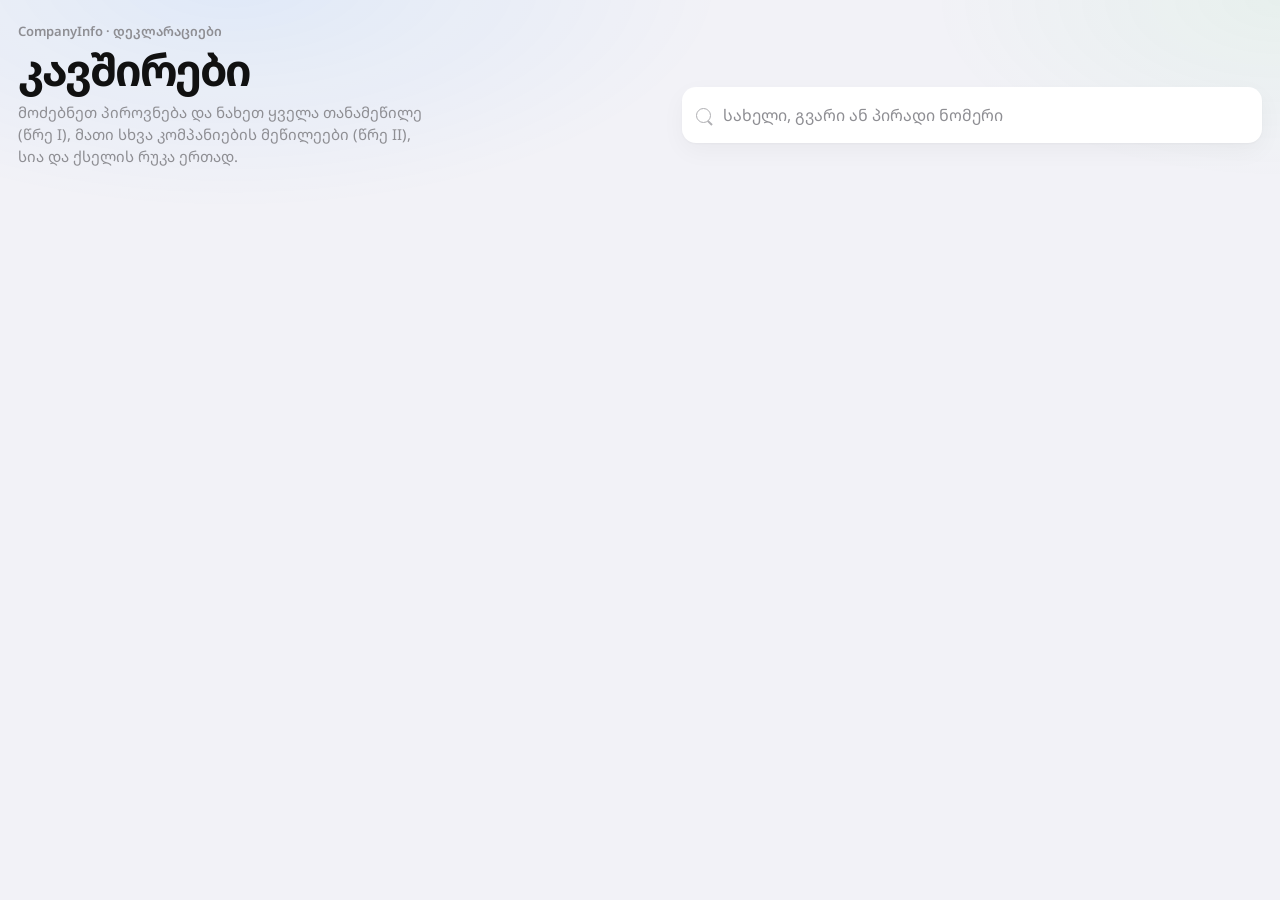
<file: index.html>
<!DOCTYPE html>
<html lang="ka">
<head>
  <meta charset="utf-8" />
  <meta name="viewport" content="width=device-width, initial-scale=1, viewport-fit=cover" />
  <meta name="theme-color" content="#F2F2F7" />
  <title>კავშირები</title>
  <link rel="preconnect" href="https://fonts.googleapis.com" />
  <link rel="preconnect" href="https://fonts.gstatic.com" crossorigin />
  <link href="https://fonts.googleapis.com/css2?family=Noto+Sans+Georgian:wght@400;500;600;700&display=swap" rel="stylesheet" />
  <link rel="stylesheet" href="./styles.css?v=23" />
</head>
<body>
  <div class="app">
    <header class="hero">
      <div class="hero-text">
        <p class="eyebrow">CompanyInfo · დეკლარაციები</p>
        <h1>კავშირები</h1>
        <p class="lede">მოძებნეთ პიროვნება და ნახეთ ყველა თანამეწილე (წრე I), მათი სხვა კომპანიების მეწილეები (წრე II), სია და ქსელის რუკა ერთად.</p>
      </div>

      <div class="search-wrap">
        <div class="search-box">
          <span class="search-icon" aria-hidden="true"></span>
          <input
            id="searchInput"
            type="search"
            placeholder="სახელი, გვარი ან პირადი ნომერი"
            autocomplete="off"
            enterkeyhint="search"
          />
          <button type="button" id="clearBtn" class="clear-btn hidden" aria-label="გასუფთავება">✕</button>
        </div>
        <div id="searchStatus" class="search-status" aria-live="polite"></div>
        <div id="results" class="results hidden" role="listbox"></div>
      </div>
    </header>

    <main id="workspace" class="workspace hidden">
      <section class="profile" id="personBanner"></section>

      <section class="toolbar">
        <div class="toolbar-block">
          <p class="label">კავშირის სიღრმე</p>
          <div class="segmented" id="circleFilter" role="group">
            <button type="button" data-circles="1" class="is-active">წრე I</button>
            <button type="button" data-circles="1,2">წრე I + II</button>
          </div>
        </div>
        <div class="toolbar-block">
          <p class="label">ხედი</p>
          <div class="segmented" role="group">
            <button type="button" class="nav-link is-active" data-view="graph">რუკა</button>
            <button type="button" class="nav-link" data-view="list">სია</button>
            <button type="button" class="nav-link" data-view="split">ორივე</button>
          </div>
        </div>
      </section>

      <section class="stats" id="stats"></section>

      <section class="board mode-graph" id="board">
        <div class="panel list-panel" id="listPanel">
          <div class="panel-head">
            <h2>კავშირების სია</h2>
            <p id="listHint">თანამეწილეები და კომპანიები</p>
          </div>
          <div id="connectionList" class="connection-list"></div>
        </div>

        <div class="panel graph-panel" id="graphPanel">
          <div class="panel-head">
            <h2>რუკა</h2>
            <p>ზემოდან ქვემოთ: არჩეული → კომპანიები → თანამეწილეები. დააკლიკეთ კვანძს.</p>
          </div>
          <div class="graph-wrap map-wrap">
            <div id="graphView" class="graph-canvas map-canvas"></div>
            <div id="graphNote" class="graph-note hidden"></div>
            <div class="map-legend">
              <span><i class="lg seed"></i>არჩეული</span>
              <span><i class="lg co"></i>კომპანია</span>
              <span><i class="lg c1"></i>წრე I</span>
              <span><i class="lg c2"></i>წრე II</span>
            </div>
          </div>
        </div>

        <div id="loadingOverlay" class="loading-overlay hidden">
          <div class="spinner"></div>
          <p>კავშირები იტვირთება…</p>
        </div>
      </section>

      <section class="detail-card" id="detail">
        <p class="detail-empty">აირჩიეთ პირი ან კომპანია სიიდან / რუკიდან დეტალებისთვის</p>
      </section>
    </main>
  </div>

  <script src="./app.js?v=23"></script>
</body>
</html>
</file>
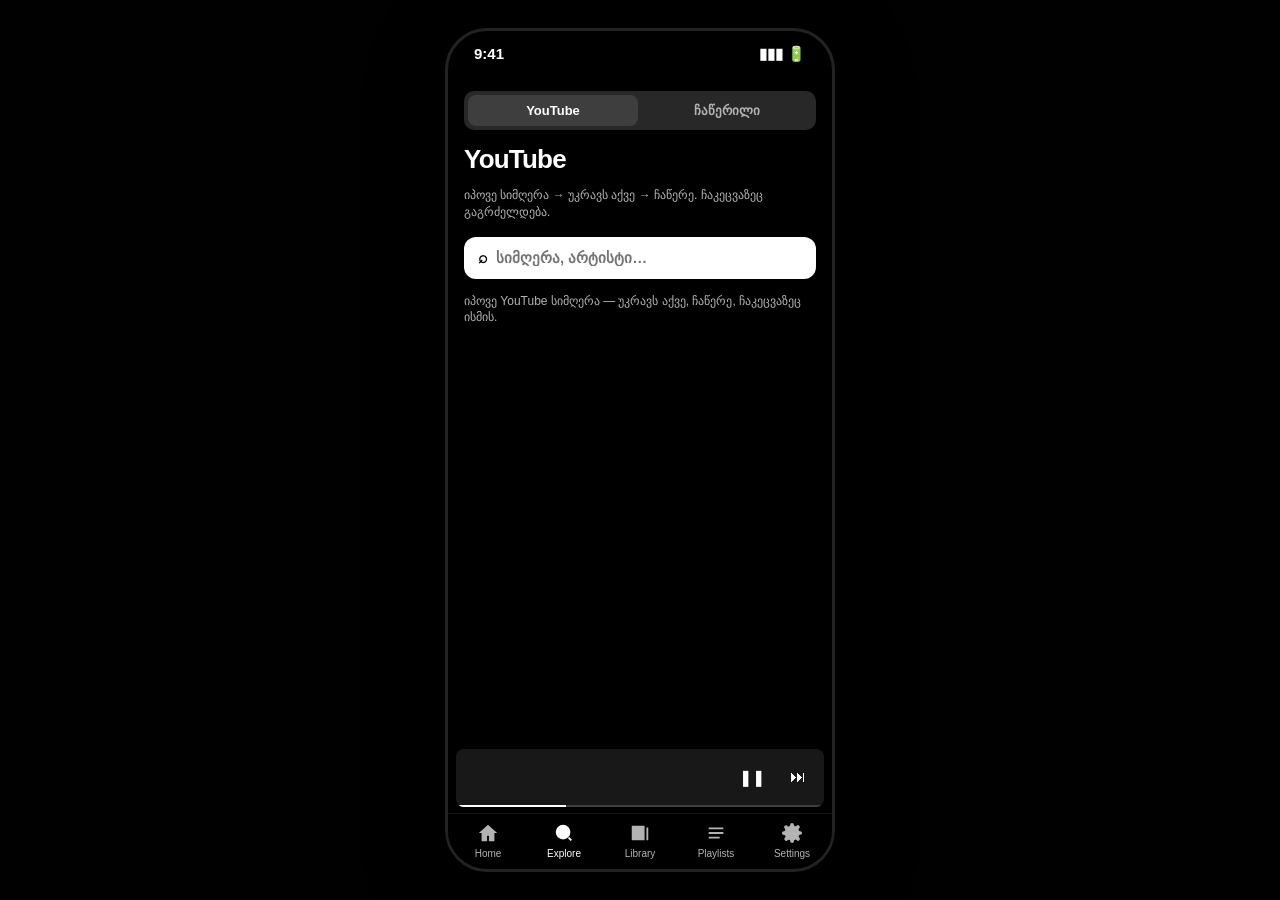
<file: preview/nova-music.html>
<!DOCTYPE html>
<html lang="en">
<head>
<meta charset="utf-8" />
<meta name="viewport" content="width=device-width, initial-scale=1, maximum-scale=1, viewport-fit=cover" />
<title>NOVA MUSIC</title>
<meta name="description" content="NOVA MUSIC — open on iPhone" />
<meta name="theme-color" content="#000000" />
<meta name="apple-mobile-web-app-capable" content="yes" />
<meta name="apple-mobile-web-app-status-bar-style" content="black-translucent" />
<meta name="apple-mobile-web-app-title" content="NOVA" />
<meta http-equiv="Cache-Control" content="no-cache, no-store, must-revalidate" />
<link rel="manifest" href="https://raw.githubusercontent.com/AlekoQorch/zarbazan-22/cursor/youtube-search-player-b486/preview/manifest.webmanifest?v=3" />
<link rel="apple-touch-icon" href="https://raw.githubusercontent.com/AlekoQorch/zarbazan-22/cursor/youtube-search-player-b486/preview/icon.svg?v=3" />
<link rel="icon" href="https://raw.githubusercontent.com/AlekoQorch/zarbazan-22/cursor/youtube-search-player-b486/preview/icon.svg?v=3" />
<style>
  :root {
    --bg: #000;
    --surface: #121212;
    --elevated: #181818;
    --chip: #2a2a2a;
    --text: #fff;
    --muted: #b3b3b3;
    --accent: #1db954;
    --sep: rgba(255,255,255,0.08);
    --safe-t: env(safe-area-inset-top, 0px);
    --safe-b: env(safe-area-inset-bottom, 0px);
  }
  * { box-sizing: border-box; margin: 0; padding: 0; -webkit-tap-highlight-color: transparent; }
  html, body { height: 100%; height: 100dvh; }
  body {
    font-family: -apple-system, BlinkMacSystemFont, "Helvetica Neue", Helvetica, Arial, sans-serif;
    background: #000;
    color: var(--text);
    display: grid;
    place-items: center;
    min-height: 100%;
    padding: 0;
    overflow: hidden;
  }
  .install-tip {
    display: none;
    position: fixed; left: 12px; right: 12px; bottom: calc(12px + var(--safe-b));
    z-index: 100; background: #181818; border: 1px solid rgba(255,255,255,.12);
    border-radius: 14px; padding: 12px 14px; font-size: 13px; line-height: 1.4;
    color: #b3b3b3; box-shadow: 0 10px 30px rgba(0,0,0,.45);
  }
  .install-tip b { color: #fff; }
  .install-tip .row { display: flex; gap: 10px; align-items: flex-start; justify-content: space-between; }
  .install-tip button {
    border: 0; background: #2a2a2a; color: #fff; border-radius: 999px;
    padding: 6px 10px; font: inherit; font-size: 12px; font-weight: 600; flex-shrink: 0;
  }
  .device {
    width: 100%;
    height: 100%;
    height: 100dvh;
    max-width: 100%;
    background: var(--bg);
    border-radius: 0;
    border: 0;
    box-shadow: none;
    position: relative;
    overflow: hidden;
    display: flex;
    flex-direction: column;
  }
  .island { display: none; }
  .status {
    height: calc(44px + var(--safe-t));
    padding: calc(10px + var(--safe-t)) 20px 0;
    display: flex; justify-content: space-between;
    font-size: 15px; font-weight: 600; z-index: 30; position: relative;
  }
  @media (min-width: 520px) {
    body {
      background: #010101;
      padding: 20px 10px;
      overflow: auto;
    }
    .device {
      width: min(390px, 100%);
      height: min(844px, calc(100vh - 40px));
      border-radius: 42px;
      border: 3px solid #222;
      box-shadow: 0 24px 70px rgba(0,0,0,.6);
    }
    .island {
      display: block;
      position: absolute; top: 11px; left: 50%; transform: translateX(-50%);
      width: 120px; height: 34px; background: #000; border-radius: 20px; z-index: 40;
    }
    .status { height: 54px; padding: 14px 26px 0; }
  }
  .app { flex: 1; min-height: 0; display: flex; flex-direction: column; position: relative; }

  .page {
    display: none; flex: 1; min-height: 0; flex-direction: column;
    padding: 2px 16px 0; overflow: auto; animation: in .2s ease;
  }
  .page.on { display: flex; }
  @keyframes in { from { opacity: 0; } to { opacity: 1; } }

  .greet { color: var(--muted); font-size: 14px; font-weight: 500; margin-top: 4px; }
  .brand {
    font-size: 28px; font-weight: 800; letter-spacing: -0.02em; margin: 2px 0 14px;
  }
  .title {
    font-size: 28px; font-weight: 800; letter-spacing: -0.03em; margin: 2px 0 12px;
  }

  .btn {
    border: 0; border-radius: 999px; padding: 14px 20px; font: inherit;
    font-size: 14px; font-weight: 700; cursor: pointer;
    display: inline-flex; align-items: center; justify-content: center; gap: 8px;
  }
  .btn-green { background: var(--accent); color: #000; width: 100%; }
  .btn-dark { background: transparent; color: var(--text); border: 1px solid #878787; width: 100%; }
  .btn:active { transform: scale(0.98); }

  .section { margin-top: 22px; }
  .section h2 { font-size: 22px; font-weight: 800; letter-spacing: -0.02em; margin-bottom: 14px; }

  .shelf { display: flex; gap: 14px; overflow-x: auto; scrollbar-width: none; }
  .shelf::-webkit-scrollbar { display: none; }
  .card { width: 142px; flex-shrink: 0; cursor: pointer; }
  .cover {
    width: 100%; aspect-ratio: 1; border-radius: 6px;
    background-size: cover; background-position: center;
    box-shadow: 0 8px 24px rgba(0,0,0,.45);
  }
  .card .t { margin-top: 10px; font-size: 14px; font-weight: 700; white-space: nowrap; overflow: hidden; text-overflow: ellipsis; }
  .card .u { margin-top: 2px; font-size: 13px; color: var(--muted); white-space: nowrap; overflow: hidden; text-overflow: ellipsis; }

  .row {
    display: flex; align-items: center; gap: 12px; padding: 8px 0; cursor: pointer;
  }
  .row .thumb {
    width: 48px; height: 48px; border-radius: 4px;
    background-size: cover; background-position: center; flex-shrink: 0;
  }
  .row .meta { flex: 1; min-width: 0; }
  .row .meta .t { font-size: 15px; font-weight: 500; white-space: nowrap; overflow: hidden; text-overflow: ellipsis; }
  .row .meta .t.on { color: var(--accent); }
  .row .meta .u { font-size: 13px; color: var(--muted); margin-top: 2px; white-space: nowrap; overflow: hidden; text-overflow: ellipsis; }
  .row .more { color: var(--muted); font-size: 18px; padding: 8px; }

  .chips { display: flex; gap: 8px; overflow-x: auto; margin: 8px 0 12px; scrollbar-width: none; }
  .chips::-webkit-scrollbar { display: none; }
  .chips button {
    border: 0; background: var(--chip); color: var(--text);
    padding: 8px 14px; border-radius: 999px; font: inherit; font-size: 13px; font-weight: 600; cursor: pointer; white-space: nowrap;
  }
  .chips button.on { background: var(--accent); color: #000; }

  .empty {
    flex: 1; display: flex; flex-direction: column; align-items: center; justify-content: center;
    text-align: center; gap: 12px; padding: 0 20px 48px;
  }
  .empty .icon {
    width: 72px; height: 72px; border-radius: 50%; background: var(--elevated);
    display: grid; place-items: center; margin-bottom: 8px; color: var(--muted); font-size: 28px;
  }
  .empty h2 { font-size: 24px; font-weight: 800; }
  .empty p { color: var(--muted); font-size: 14px; line-height: 1.45; max-width: 260px; }

  .mini {
    display: none; margin: 0 8px 6px; background: #181818; border-radius: 8px;
    overflow: hidden; cursor: pointer;
  }
  .mini.show { display: block; }
  .mini .body { display: flex; align-items: center; gap: 10px; padding: 8px; }
  .mini .art { width: 40px; height: 40px; border-radius: 4px; background-size: cover; background-position: center; }
  .mini .meta { flex: 1; min-width: 0; }
  .mini .meta .t { font-size: 13px; font-weight: 600; white-space: nowrap; overflow: hidden; text-overflow: ellipsis; }
  .mini .meta .u { font-size: 11px; color: var(--muted); }
  .mini button { border: 0; background: transparent; color: #fff; width: 36px; height: 36px; font-size: 16px; cursor: pointer; }
  .mini .bar { height: 2px; background: #3e3e3e; }
  .mini .bar i { display: block; height: 100%; background: #fff; width: 30%; }

  .tabbar {
    display: grid; grid-template-columns: repeat(5, 1fr);
    padding: 8px 2px calc(10px + var(--safe-b));
    background: #000; border-top: 1px solid var(--sep);
  }
  .tabbar button {
    border: 0; background: transparent; color: #b3b3b3;
    font: inherit; font-size: 10px; font-weight: 500;
    display: flex; flex-direction: column; align-items: center; gap: 4px; cursor: pointer;
  }
  .tabbar button.on { color: #fff; }
  .tabbar svg { width: 22px; height: 22px; }
  .tabbar button.on svg { fill: #fff; }

  /* Now Playing — Spotify-like */
  .np {
    position: absolute; inset: 0; z-index: 50; display: none; flex-direction: column;
    padding: 12px 24px 28px; background: #121212;
  }
  .np.on { display: flex; }
  .np-wash {
    position: absolute; inset: 0; z-index: 0;
    background-size: cover; background-position: center;
    filter: blur(60px) brightness(0.45); opacity: 0.85; transform: scale(1.3);
  }
  .np-wash::after {
    content: ""; position: absolute; inset: 0;
    background: linear-gradient(180deg, rgba(18,18,18,.2), #121212 72%);
  }
  .np > * { position: relative; z-index: 1; }
  .grab {
    width: 40px; height: 5px; border-radius: 99px; background: rgba(255,255,255,.35);
    margin: 6px auto 16px; cursor: pointer;
  }
  .np-art {
    width: min(100%, 320px); aspect-ratio: 1; margin: 12px auto 0;
    border-radius: 8px; background-size: cover; background-position: center;
    box-shadow: 0 20px 50px rgba(0,0,0,.5);
    transition: transform .3s ease;
  }
  .np-art.paused { transform: scale(.94); }
  .np-meta { margin-top: 28px; }
  .np-meta h1 { font-size: 22px; font-weight: 800; letter-spacing: -0.02em; }
  .np-meta .a { color: var(--muted); font-size: 15px; margin-top: 4px; font-weight: 500; }
  .seek { margin-top: 22px; }
  .seek .track { height: 4px; border-radius: 99px; background: rgba(255,255,255,.25); position: relative; }
  .seek .track i {
    position: absolute; left: 0; top: 0; bottom: 0; width: 34%;
    background: #fff; border-radius: 99px;
  }
  .times {
    display: flex; justify-content: space-between; margin-top: 8px;
    font-size: 11px; color: var(--muted); font-variant-numeric: tabular-nums;
  }
  .controls {
    margin-top: 18px;
    display: grid; grid-template-columns: 1fr 1fr 1.3fr 1fr 1fr;
    align-items: center; gap: 4px;
  }
  .controls button {
    border: 0; background: transparent; color: #fff; height: 48px; font-size: 18px; cursor: pointer;
  }
  .controls .green { color: var(--accent); }
  .controls .play {
    width: 64px; height: 64px; margin: 0 auto; border-radius: 50%;
    background: #fff; color: #000; font-size: 22px; font-weight: 700;
    display: grid; place-items: center;
  }
  .np-bottom {
    margin-top: auto; display: flex; justify-content: space-between; padding-top: 12px;
  }
  .np-bottom button { border: 0; background: transparent; color: #fff; font-size: 18px; width: 40px; height: 40px; cursor: pointer; }

  .search {
    background: #fff; color: #000; border-radius: 12px; padding: 12px 14px;
    display: flex; gap: 8px; align-items: center; margin-bottom: 14px; font-weight: 600;
  }
  .search input {
    flex: 1; border: 0; outline: none; background: transparent; font: inherit; font-size: 15px; color: #000;
  }
  .explore-grid {
    display: grid; grid-template-columns: 1fr 1fr; gap: 10px; margin-bottom: 16px;
  }
  .ex-card {
    height: 100px; border-radius: 14px; padding: 12px; display: flex; flex-direction: column; justify-content: flex-end;
    cursor: pointer; position: relative; overflow: hidden; color: #fff; font-weight: 800; font-size: 15px;
  }
  .ex-card span { font-size: 11px; font-weight: 500; opacity: 0.85; margin-top: 2px; }
  .ex-card .ic { position: absolute; top: 10px; right: 10px; font-size: 22px; opacity: 0.35; }
  .explore-note { color: var(--muted); font-size: 12px; margin: 8px 0 16px; line-height: 1.4; }
  .seg {
    display: grid; grid-template-columns: 1fr 1fr; gap: 4px;
    background: #282828; border-radius: 10px; padding: 4px; margin: 4px 0 12px;
  }
  .seg button {
    border: 0; background: transparent; color: var(--muted); font: inherit; font-size: 13px;
    font-weight: 600; padding: 8px 6px; border-radius: 8px;
  }
  .seg button.on { background: #3e3e3e; color: #fff; }
  .yt-row .save {
    border: 0; background: transparent; color: var(--muted); font-size: 20px;
    width: 36px; height: 36px; flex-shrink: 0; cursor: pointer; margin-top: 16px;
  }
  .yt-row .save.on { color: var(--accent); }
  .np-bottom .save-btn.on { color: var(--accent); }
  .yt-key {
    background: #181818; border: 1px solid rgba(255,255,255,.1); border-radius: 12px;
    padding: 12px; margin-bottom: 12px; color: var(--muted); font-size: 13px; line-height: 1.4;
  }
  .yt-key b { color: #fff; display: block; margin-bottom: 6px; }
  .yt-key input {
    width: 100%; margin-top: 8px; background: #2a2a2a; border: 0; border-radius: 8px;
    padding: 10px 12px; color: #fff; font: inherit;
  }
  .yt-row {
    display: flex; gap: 12px; padding: 8px 0; cursor: pointer; align-items: flex-start;
  }
  .yt-thumb {
    width: 128px; height: 72px; border-radius: 8px; background: #282828 center/cover no-repeat;
    position: relative; flex-shrink: 0;
  }
  .yt-thumb span {
    position: absolute; right: 4px; bottom: 4px; background: rgba(0,0,0,.8); color: #fff;
    font-size: 11px; font-weight: 600; padding: 2px 5px; border-radius: 4px;
  }
  .yt-row .meta { min-width: 0; }
  .yt-row .t { font-size: 14px; font-weight: 600; line-height: 1.3; }
  .yt-row .u { color: var(--muted); font-size: 12px; margin-top: 4px; }
  .yt-loading {
    display: none; position: absolute; inset: 0; z-index: 55; background: rgba(0,0,0,.55);
    align-items: center; justify-content: center; color: #fff; font-size: 14px; font-weight: 600;
  }
  .yt-loading.on { display: flex; }
  .yt-player {
    display: none; position: absolute; inset: 0; z-index: 60; background: #000;
    flex-direction: column; padding: calc(12px + var(--safe-t)) 12px calc(16px + var(--safe-b));
  }
  .yt-player.on { display: flex; }
  .yt-frame-wrap { position: relative; width: 100%; aspect-ratio: 16/9; background: #111; border-radius: 12px; overflow: hidden; }
  .yt-frame-wrap iframe { position: absolute; inset: 0; width: 100%; height: 100%; border: 0; }
  .yt-meta { padding: 14px 4px 0; }
  .yt-meta h2 { font-size: 18px; line-height: 1.3; margin-bottom: 6px; }
  .yt-meta .a { color: var(--muted); font-size: 14px; }
  .yt-legal { color: var(--muted); font-size: 11px; margin: 10px 0 14px; }
  .cell {
    background: var(--elevated); border-radius: 10px; overflow: hidden; margin-bottom: 14px;
  }
  .item {
    display: flex; justify-content: space-between; align-items: center;
    padding: 14px 14px; border-bottom: 1px solid var(--sep); font-size: 15px;
  }
  .item:last-child { border-bottom: 0; }
  .item span { color: var(--muted); }
  .toggle { width: 46px; height: 28px; border-radius: 99px; background: #555; position: relative; }
  .toggle.on { background: var(--accent); }
  .toggle::after {
    content: ""; position: absolute; top: 2px; left: 2px; width: 24px; height: 24px;
    border-radius: 50%; background: #fff; transition: .2s;
  }
  .toggle.on::after { left: 20px; }

  .quick {
    display: grid; grid-template-columns: 1fr 1fr; gap: 8px; margin-bottom: 6px;
  }
  .quick .q {
    display: flex; align-items: center; gap: 10px;
    background: var(--elevated); border-radius: 6px; overflow: hidden; cursor: pointer;
  }
  .quick .q .c {
    width: 54px; height: 54px; background-size: cover; background-position: center; flex-shrink: 0;
  }
  .quick .q .n { font-size: 13px; font-weight: 700; padding-right: 8px; line-height: 1.25; }
</style>
</head>
<body>
<div class="install-tip" id="installTip">
  <div class="row">
    <div>
      <b>დაამატე Home Screen-ზე</b><br />
      Safari → Share (□↑) → <b>Add to Home Screen</b> → Add.
      შემდეგ გაიხსნება როგორც აპი.
    </div>
    <button type="button" id="hideTip">OK</button>
  </div>
</div>
<div class="device">
  <div class="island"></div>
  <div class="status"><div>9:41</div><div>▮▮▮ 🔋</div></div>
  <div class="app">

    <section class="page on" id="page-home">
      <div class="greet">გამარჯობა</div>
      <div class="brand">NOVA</div>
      <p class="explore-note" style="margin-top:-6px">YouTube ძებნა · ჩაწერა · ჩაკეცვაზეც ისმის</p>
      <div class="quick" id="quick"></div>
      <button class="btn btn-green" id="goExplore" style="margin:14px 0 4px">ძებნა YouTube-ზე</button>
      <div class="section">
        <h2>ჩაწერილი</h2>
        <div id="liked"></div>
      </div>
      <div class="section">
        <h2>ბოლოს მოსმენილი</h2>
        <div class="shelf" id="recent"></div>
      </div>
      <div style="height:8px"></div>
    </section>

    <section class="page" id="page-library">
      <div class="title">ჩაწერილი</div>
      <p class="explore-note" style="margin-top:0">შენახული YouTube სიმღერები ამ ტელეფონზე</p>
      <div id="lib"></div>
    </section>

    <section class="page" id="page-playlists">
      <div class="title">Playlists</div>
      <p class="explore-note">ჩაწერილი სიმღერებიდან შექმნი სიებს Explore-ში.</p>
      <div id="plSaved"></div>
    </section>

    <section class="page" id="page-search">
      <div class="seg" id="exploreSeg">
        <button class="on" data-seg="youtube">YouTube</button>
        <button data-seg="saved">ჩაწერილი</button>
      </div>
      <div id="ytPane">
        <div class="title" style="font-size:26px">YouTube</div>
        <p class="explore-note" style="margin-top:0">იპოვე სიმღერა → უკრავს აქვე → ჩაწერე. ჩაკეცვაზეც გაგრძელდება.</p>
        <div id="ytKeyBox" class="yt-key" style="display:none">
          <b>Optional: YouTube Data API key</b>
          <p>Not required. Paste a Google key only if you want official Data API search.</p>
          <input id="ytKeyInput" type="password" placeholder="AIza… (optional)" autocomplete="off" />
          <button id="ytKeySave" class="btn btn-green" style="width:auto;margin-top:8px;padding:8px 16px">Save key</button>
        </div>
        <div class="search"><span>⌕</span><input id="ytq" placeholder="სიმღერა, არტისტი…" autocomplete="off" /></div>
        <div id="ytStatus" class="explore-note"></div>
        <div id="ytList"></div>
      </div>
      <div id="freePane" style="display:none"></div>
      <div id="libPane" style="display:none">
        <div class="title" style="font-size:26px">ჩაწერილი</div>
        <div id="libSearchList"></div>
      </div>
    </section>
    <audio id="audio" preload="auto" playsinline webkit-playsinline></audio>
    <!-- Real HTML5 audio = iOS keeps playing when folded (iframe cannot) -->
    <audio id="ytAudio" preload="auto" playsinline webkit-playsinline></audio>
    <audio id="keepaliveAudio" preload="auto" loop playsinline webkit-playsinline></audio>
    <div class="yt-loading" id="ytLoading">…</div>

    <section class="page" id="page-settings">
      <div class="title">Settings</div>
      <div class="cell">
        <div class="item" style="flex-direction:column;align-items:stretch;gap:8px">
          <span>YouTube Data API key</span>
          <input id="settingsYtKey" type="password" placeholder="AIza…" style="width:100%;background:#2a2a2a;border:0;border-radius:8px;padding:10px;color:#fff" />
          <button id="settingsYtSave" class="btn btn-green" style="width:auto;padding:8px 14px">Save</button>
        </div>
        <div class="item">Appearance <span>Dark</span></div>
        <div class="item">Resume playback <div class="toggle on" data-toggle></div></div>
        <div class="item">Remember position <div class="toggle on" data-toggle></div></div>
      </div>
      <div class="cell">
        <div class="item">Equalizer <span>Off</span></div>
        <div class="item">Sleep timer <span>Off</span></div>
      </div>
      <div class="cell"><div class="item">Version <span>1.0.0</span></div></div>
    </section>

    <section class="page" id="page-empty">
      <div class="brand" style="margin-top:8px">NOVA</div>
      <div class="empty">
        <div class="icon">♪</div>
        <h2>Find your music</h2>
        <p>Import MP3, M4A, AAC or WAV from Files. Your library stays on this iPhone.</p>
        <button class="btn btn-green" style="width:auto;padding-inline:28px" id="fillLib">Import Music</button>
      </div>
    </section>

    <div class="mini show" id="mini">
      <div class="body">
        <div class="art" id="miniArt"></div>
        <div class="meta"><div class="t" id="miniTitle"></div><div class="u" id="miniArtist"></div></div>
        <button id="miniPlay">❚❚</button>
        <button id="miniNext">⏭</button>
      </div>
      <div class="bar"><i id="miniBar"></i></div>
    </div>

    <nav class="tabbar" id="tabs">
      <button class="on" data-tab="home">
        <svg viewBox="0 0 24 24" fill="currentColor"><path d="M12 3 2 12h3v9h6v-6h2v6h6v-9h3L12 3z"/></svg>Home
      </button>
      <button data-tab="search">
        <svg viewBox="0 0 24 24" fill="none" stroke="currentColor" stroke-width="2"><circle cx="11" cy="11" r="7"/><path d="m20 20-3-3"/></svg>Explore
      </button>
      <button data-tab="library">
        <svg viewBox="0 0 24 24" fill="currentColor"><path d="M3 4h14v16H3zM19 6h2v14h-2z"/></svg>Library
      </button>
      <button data-tab="playlists">
        <svg viewBox="0 0 24 24" fill="currentColor"><path d="M4 6h16v2H4zm0 5h16v2H4zm0 5h12v2H4z"/></svg>Playlists
      </button>
      <button data-tab="settings">
        <svg viewBox="0 0 24 24" fill="currentColor"><circle cx="12" cy="12" r="3"/><path d="M19.4 15a1.7 1.7 0 0 0 .3 1.8l.1.1a2 2 0 1 1-2.8 2.8l-.1-.1a1.7 1.7 0 0 0-1.8-.3 1.7 1.7 0 0 0-1 1.5V21a2 2 0 1 1-4 0v-.1a1.7 1.7 0 0 0-1-1.5 1.7 1.7 0 0 0-1.8.3l-.1.1a2 2 0 1 1-2.8-2.8l.1-.1a1.7 1.7 0 0 0 .3-1.8 1.7 1.7 0 0 0-1.5-1H3a2 2 0 1 1 0-4h.1a1.7 1.7 0 0 0 1.5-1 1.7 1.7 0 0 0-.3-1.8l-.1-.1a2 2 0 1 1 2.8-2.8l.1.1a1.7 1.7 0 0 0 1.8.3H9a1.7 1.7 0 0 0 1-1.5V3a2 2 0 1 1 4 0v.1a1.7 1.7 0 0 0 1 1.5 1.7 1.7 0 0 0 1.8-.3l.1-.1a2 2 0 1 1 2.8 2.8l-.1.1a1.7 1.7 0 0 0-.3 1.8V9c.3.6.9 1 1.5 1H21a2 2 0 1 1 0 4h-.1a1.7 1.7 0 0 0-1.5 1z"/></svg>Settings
      </button>
    </nav>
  </div>

  <div class="np" id="np">
    <div class="np-wash" id="npWash"></div>
    <div class="grab" id="npClose"></div>
    <div class="np-art" id="npArt"></div>
    <div class="np-meta">
      <h1 id="npTitle"></h1>
      <div class="a" id="npArtist"></div>
    </div>
    <div class="seek">
      <div class="track"><i id="seekFill"></i></div>
      <div class="times"><span id="tCur">0:54</span><span id="tDur">3:42</span></div>
    </div>
    <div class="controls">
      <button class="green" id="shuf">⇄</button>
      <button id="prev">⏮</button>
      <button class="play" id="play">❚❚</button>
      <button id="next">⏭</button>
      <button id="rep">↻</button>
    </div>
    <div class="np-bottom">
      <button id="npSave" class="save-btn" title="ჩაწერა">♡</button>
      <button id="npCache" title="ოფლაინ" style="font-size:12px;font-weight:700;width:auto;padding:0 8px">ჩაწერა</button>
    </div>
  </div>
</div>

<script>
const APP = 'NovaMusic';
const YT_KEY_STORE = 'nova.youtubeDataAPIKey';
function getYtKey(){ return (localStorage.getItem(YT_KEY_STORE)||'').trim(); }
function setYtKey(k){ localStorage.setItem(YT_KEY_STORE, (k||'').trim()); }
function parseISO8601(iso){
  let body=(iso||'').toUpperCase(); if(body.startsWith('PT')) body=body.slice(2);
  let total=0, n='';
  for (const ch of body){
    if (/\d/.test(ch)){ n+=ch; continue; }
    const v=parseFloat(n||'0'); n='';
    if(ch==='H') total+=v*3600; else if(ch==='M') total+=v*60; else if(ch==='S') total+=v;
  }
  return total;
}
function fmtDur(s){ s=Math.max(0,Math.floor(s||0)); const h=Math.floor(s/3600), m=Math.floor((s%3600)/60), sec=s%60;
  return h>0?`${h}:${String(m).padStart(2,'0')}:${String(sec).padStart(2,'0')}`:`${m}:${String(sec).padStart(2,'0')}`; }

const BUILD = '20261105i';
// In-app YouTube audio proxy (HTML5 <audio> → fold does not pause). Never leaves NOVA.
// Empty string = same origin (when opened via live tunnel /app).
let YT_STREAM_PROXY = 'https://vocals-determines-known-known.trycloudflare.com';
const YT_PROXY_FALLBACKS = [
  'https://vocals-determines-known-known.trycloudflare.com'
];
const YT_SAVED_KEY = 'nova.yt.saved';
const YT_RECENT_KEY = 'nova.yt.recent';
const PIPED_BASES = [
  'https://api.piped.private.coffee',
  'https://pipedapi.ducks.party',
  'https://pipedapi.adminforge.de'
];

function proxyBase(){
  if (YT_STREAM_PROXY === '') return location.origin;
  return YT_STREAM_PROXY.replace(/\/$/, '');
}

async function ensureLiveProxy(){
  // Prefer same-origin when this page is served by the tunnel itself.
  if (/trycloudflare\.com$/i.test(location.hostname) || /:(8787)$/.test(location.host)) {
    YT_STREAM_PROXY = '';
  }
  const candidates = [];
  if (YT_STREAM_PROXY === '') candidates.push(location.origin);
  else candidates.push(YT_STREAM_PROXY);
  for (const b of YT_PROXY_FALLBACKS) if (!candidates.includes(b)) candidates.push(b);
  for (const base of candidates) {
    try {
      const r = await fetchTimeout(base.replace(/\/$/, '') + '/health', {}, 1800);
      if (!r.ok) continue;
      const j = await r.json().catch(() => ({}));
      if (j && j.ok) {
        YT_STREAM_PROXY = (base === location.origin) ? '' : base.replace(/\/$/, '');
        return proxyBase();
      }
    } catch (_) {}
  }
  return proxyBase();
}

function loadSavedYt(){
  try { return JSON.parse(localStorage.getItem(YT_SAVED_KEY) || '[]') || []; }
  catch (_) { return []; }
}
function persistSavedYt(list){
  localStorage.setItem(YT_SAVED_KEY, JSON.stringify(list.slice(0, 200)));
}
function isSavedYt(id){
  return loadSavedYt().some(v => v.id === id);
}
function toggleSavedYt(v){
  const list = loadSavedYt();
  const i = list.findIndex(x => x.id === v.id);
  if (i >= 0) { list.splice(i, 1); persistSavedYt(list); return false; }
  list.unshift({
    id: v.id, title: v.title, channel: v.channel, thumb: v.thumb,
    duration: v.duration || 0, savedAt: Date.now(), cached: !!v.cached
  });
  persistSavedYt(list);
  return true;
}
function loadRecentYt(){
  try { return JSON.parse(localStorage.getItem(YT_RECENT_KEY) || '[]') || []; }
  catch (_) { return []; }
}
function pushRecentYt(v){
  const list = loadRecentYt().filter(x => x.id !== v.id);
  list.unshift({ id: v.id, title: v.title, channel: v.channel, thumb: v.thumb, duration: v.duration || 0 });
  localStorage.setItem(YT_RECENT_KEY, JSON.stringify(list.slice(0, 24)));
}

const ytCacheDB = { db: null };
function openYtCache(){
  return new Promise((resolve, reject) => {
    if (ytCacheDB.db) return resolve(ytCacheDB.db);
    const req = indexedDB.open('nova-yt-cache', 1);
    req.onupgradeneeded = () => {
      const db = req.result;
      if (!db.objectStoreNames.contains('audio')) db.createObjectStore('audio');
    };
    req.onsuccess = () => { ytCacheDB.db = req.result; resolve(ytCacheDB.db); };
    req.onerror = () => reject(req.error);
  });
}
async function getCachedYtBlob(id){
  try {
    const db = await openYtCache();
    return await new Promise((resolve, reject) => {
      const tx = db.transaction('audio', 'readonly');
      const r = tx.objectStore('audio').get(id);
      r.onsuccess = () => resolve(r.result || null);
      r.onerror = () => reject(r.error);
    });
  } catch (_) { return null; }
}
async function putCachedYtBlob(id, blob){
  const db = await openYtCache();
  return new Promise((resolve, reject) => {
    const tx = db.transaction('audio', 'readwrite');
    tx.objectStore('audio').put(blob, id);
    tx.oncomplete = () => resolve(true);
    tx.onerror = () => reject(tx.error);
  });
}
async function cacheYtFromProxy(videoId){
  await ensureLiveProxy();
  const res = await fetchTimeout(`${proxyBase()}/stream/${encodeURIComponent(videoId)}`, {}, 45000);
  if (!res.ok) throw new Error('cache-fail');
  const blob = await res.blob();
  if (!blob || blob.size < 8000) throw new Error('cache-empty');
  await putCachedYtBlob(videoId, blob);
  const list = loadSavedYt();
  const i = list.findIndex(x => x.id === videoId);
  if (i >= 0) { list[i].cached = true; persistSavedYt(list); }
  return blob;
}

function fetchTimeout(url, opts={}, ms=3500){
  const ctrl = new AbortController();
  const t = setTimeout(() => ctrl.abort(), ms);
  return fetch(url, { ...opts, signal: ctrl.signal }).finally(() => clearTimeout(t));
}

function enableBackgroundAudio(){
  try {
    if (navigator.audioSession) navigator.audioSession.type = 'playback';
  } catch (_) {}
}

function playUrlInElement(el, url, ms=8000){
  return new Promise((resolve, reject) => {
    let settled = false;
    const done = (ok, err) => {
      if (settled) return;
      settled = true;
      el.removeEventListener('playing', onOk);
      el.removeEventListener('error', onErr);
      clearTimeout(timer);
      ok ? resolve(url) : reject(err || new Error('fail'));
    };
    const onOk = () => done(true);
    const onErr = () => done(false, new Error('media-error'));
    const timer = setTimeout(() => done(false, new Error('timeout')), ms);
    el.addEventListener('playing', onOk);
    el.addEventListener('error', onErr);
    try {
      el.pause();
      el.src = url;
      el.load();
      el.play().then(() => {}).catch(() => {});
    } catch (e) {
      done(false, e);
    }
  });
}

async function playYouTubeAudioInApp(videoId){
  enableBackgroundAudio();
  const media = ytMedia();
  // 0) Cached offline blob (fold-safe, no network)
  try {
    const blob = await getCachedYtBlob(videoId);
    if (blob) {
      const obj = URL.createObjectURL(blob);
      await playUrlInElement(media, obj, 4000);
      return 'cache';
    }
  } catch (_) {}

  // 1) Live proxy FIRST (fail-fast). Old path tried Piped for ~60s before proxy.
  const base = await ensureLiveProxy();
  try {
    const info = await fetchTimeout(`${base}/resolve/${encodeURIComponent(videoId)}`, { headers:{Accept:'application/json'} }, 3500)
      .then(async r => {
        const j = await r.json().catch(() => ({}));
        if (!r.ok || !j.ok) throw new Error(j.via || 'unavail');
        return j;
      });
    if (info && info.ok) {
      await playUrlInElement(media, `${base}/stream/${encodeURIComponent(videoId)}`, 5000);
      return 'proxy';
    }
  } catch (_) {}

  // 2) Quick Piped race (max ~4s total) — only if proxy could not start
  const pipedUrls = [];
  await Promise.all(PIPED_BASES.map(async (pb) => {
    try {
      const res = await fetchTimeout(`${pb}/streams/${encodeURIComponent(videoId)}`, { headers:{Accept:'application/json'} }, 2500);
      if (!res.ok) return;
      const data = await res.json();
      const audio = (data.audioStreams || []).slice().sort((a,b)=>(b.bitrate||0)-(a.bitrate||0));
      if (audio[0] && audio[0].url) pipedUrls.push(audio[0].url);
    } catch (_) {}
  }));
  for (const url of pipedUrls.slice(0, 2)) {
    try {
      await playUrlInElement(media, url, 3500);
      return 'piped';
    } catch (_) {}
  }

  throw new Error('no-stream');
}

async function youtubeSearchOfficial(q, key){
  const base={ part:'snippet', type:'video', videoEmbeddable:'true', maxResults:'20', q, key };
  let url='https://www.googleapis.com/youtube/v3/search?'+new URLSearchParams({...base, videoCategoryId:'10'});
  let data=await fetch(url).then(r=>r.json());
  if(data.error) throw new Error(data.error.message||'API error');
  let items=data.items||[];
  if(!items.length){
    url='https://www.googleapis.com/youtube/v3/search?'+new URLSearchParams(base);
    data=await fetch(url).then(r=>r.json());
    if(data.error) throw new Error(data.error.message||'API error');
    items=data.items||[];
  }
  const ids=items.map(i=>i.id&&i.id.videoId).filter(Boolean);
  let durations={};
  if(ids.length){
    const vurl='https://www.googleapis.com/youtube/v3/videos?'+new URLSearchParams({part:'contentDetails', id:ids.join(','), key});
    const vdata=await fetch(vurl).then(r=>r.json());
    (vdata.items||[]).forEach(it=>{
      durations[it.id]=parseISO8601((it.contentDetails||{}).duration||'');
    });
  }
  return items.map(it=>{
    const id=it.id.videoId;
    const sn=it.snippet||{};
    const thumbs=sn.thumbnails||{};
    const thumb=(thumbs.high||thumbs.medium||thumbs.default||{}).url||'';
    return { id, title: sn.title||'Untitled', channel: sn.channelTitle||'YouTube', thumb, duration: durations[id]||0 };
  });
}

async function youtubeSearchPiped(q){
  let lastErr = new Error('YouTube search unavailable');
  for (const base of PIPED_BASES) {
    try {
      const url = base + '/search?' + new URLSearchParams({ q, filter: 'videos' });
      const data = await fetchTimeout(url, {}, 4000).then(r => {
        if (!r.ok) throw new Error('HTTP '+r.status);
        return r.json();
      });
      const items = (data.items || []).filter(it => !it.type || it.type === 'stream');
      const mapped = items.map(it => {
        const m = String(it.url || '').match(/[?&]v=([\w-]{6,})/);
        const id = m && m[1];
        if (!id) return null;
        return {
          id,
          title: it.title || 'Untitled',
          channel: it.uploaderName || 'YouTube',
          thumb: 'https://i.ytimg.com/vi/' + id + '/hqdefault.jpg',
          duration: it.duration || 0
        };
      }).filter(Boolean);
      if (mapped.length) return mapped;
    } catch (e) { lastErr = e; }
  }
  throw lastErr;
}

async function youtubeSearch(q){
  const key = getYtKey();
  if (key) {
    try {
      const official = await youtubeSearchOfficial(q, key);
      if (official.length) return official;
    } catch (_) { /* fall through */ }
  }
  return youtubeSearchPiped(q);
}

function ytRow(v){
  const saved = isSavedYt(v.id);
  return `<div class="yt-row" data-yt="${v.id}">
    <div class="yt-thumb" style="background-image:url('${v.thumb}')"><span>${fmtDur(v.duration)}</span></div>
    <div class="meta"><div class="t">${v.title}</div><div class="u">${v.channel}${v.cached ? ' · ოფლაინ' : ''}</div></div>
    <button class="save ${saved?'on':''}" data-save="${v.id}" aria-label="ჩაწერა">${saved?'♥':'♡'}</button>
  </div>`;
}

function refreshYtKeyUI(){
  const has=!!getYtKey();
  ytKeyBox.style.display = 'none';
  settingsYtKey.value = getYtKey();
  ytStatus.textContent = has
    ? 'YouTube Data API ძებნა ჩართულია.'
    : 'იპოვე YouTube სიმღერა — უკრავს აქვე, ჩაწერე, ჩაკეცვაზეც ისმის.';
}

function refreshSaveButtons(){
  const on = currentYt && isSavedYt(currentYt.id);
  const np = document.getElementById('npSave');
  if (np) {
    np.classList.toggle('on', !!on);
    np.textContent = on ? '♥' : '♡';
  }
  document.querySelectorAll('[data-save]').forEach(btn => {
    const saved = isSavedYt(btn.dataset.save);
    btn.classList.toggle('on', saved);
    btn.textContent = saved ? '♥' : '♡';
  });
}

function bindYtList(listEl, results){
  listEl.querySelectorAll('[data-yt]').forEach(el => {
    el.onclick = (e) => {
      if (e.target.closest('[data-save]')) return;
      const v = results.find(x => x.id === el.dataset.yt);
      if (v) openYtPlayer(v);
    };
  });
  listEl.querySelectorAll('[data-save]').forEach(btn => {
    btn.onclick = (e) => {
      e.stopPropagation();
      const v = results.find(x => x.id === btn.dataset.save);
      if (!v) return;
      const saved = toggleSavedYt(v);
      btn.classList.toggle('on', saved);
      btn.textContent = saved ? '♥' : '♡';
      if (saved) cacheYtFromProxy(v.id).then(() => renderSavedUI()).catch(() => {});
      renderSavedUI();
      refreshSaveButtons();
    };
  });
}

function renderSavedUI(){
  const saved = loadSavedYt();
  const recent = loadRecentYt();
  const liked = document.getElementById('liked');
  const lib = document.getElementById('lib');
  const libSearch = document.getElementById('libSearchList');
  const pl = document.getElementById('plSaved');
  const quick = document.getElementById('quick');
  const recentEl = document.getElementById('recent');
  const empty = '<div style="color:#b3b3b3;font-size:13px;padding:10px 0">ჯერ არაფერი გაქვს ჩაწერილი — Explore-ში მოძებნე და დააჭირე ♡</div>';
  if (liked) {
    liked.innerHTML = saved.length
      ? saved.slice(0, 12).map(v => ytRow(v)).join('')
      : empty;
    bindYtList(liked, saved);
  }
  if (lib) {
    lib.innerHTML = saved.length ? saved.map(v => ytRow(v)).join('') : empty;
    bindYtList(lib, saved);
  }
  if (libSearch) {
    libSearch.innerHTML = saved.length ? saved.map(v => ytRow(v)).join('') : empty;
    bindYtList(libSearch, saved);
  }
  if (pl) {
    pl.innerHTML = saved.length
      ? `<div class="row"><div class="thumb" style="background:#282828;display:grid;place-items:center;font-size:20px">♥</div><div class="meta"><div class="t">ჩაწერილი</div><div class="u">${saved.length} სიმღერა</div></div></div>` +
        saved.slice(0, 8).map(v => ytRow(v)).join('')
      : empty;
    bindYtList(pl, saved);
  }
  if (quick) {
    const src = (saved.length ? saved : recent).slice(0, 4);
    quick.innerHTML = src.map(v => `
      <div class="q" data-ytq="${v.id}"><div class="c" style="background-image:url('${v.thumb||''}')"></div><div class="n">${v.title}</div></div>`).join('')
      || '<div style="color:#b3b3b3;font-size:13px;grid-column:1/-1">მოძებნე YouTube სიმღერა Explore-ში</div>';
    quick.querySelectorAll('[data-ytq]').forEach(el => {
      el.onclick = () => {
        const v = [...saved, ...recent].find(x => x.id === el.dataset.ytq);
        if (v) openYtPlayer(v);
      };
    });
  }
  if (recentEl) {
    const src = recent.length ? recent : saved;
    recentEl.innerHTML = src.slice(0, 8).map(v => `
      <div class="card" data-ytr="${v.id}"><div class="cover" style="background-image:url('${v.thumb||''}')"></div>
      <div class="t">${v.title}</div><div class="u">${v.channel||''}</div></div>`).join('')
      || '<div style="color:#b3b3b3;font-size:13px">ჯერ ცარიელია</div>';
    recentEl.querySelectorAll('[data-ytr]').forEach(el => {
      el.onclick = () => {
        const v = [...recent, ...saved].find(x => x.id === el.dataset.ytr);
        if (v) openYtPlayer(v);
      };
    });
  }
  refreshSaveButtons();
}
let currentYt = null;
let ytPlaying = false;
let wantPlaying = false; // user intent — auto-resume if system pauses on fold/lock
let keepAliveTimer = null;
let audioCtx = null;
let silentNode = null;
let wakeLock = null;

// Tiny silent WAV (keeps media session / audio route alive on iOS)
const SILENT_WAV = '[data-uri]';

function ensureSilentKeepAlive(on){
  const ka = document.getElementById('keepaliveAudio');
  if (!ka) return;
  if (on) {
    if (!ka.src) ka.src = SILENT_WAV;
    ka.volume = 0.01;
    const p = ka.play();
    if (p && p.catch) p.catch(() => {});
    try {
      if (!audioCtx) audioCtx = new (window.AudioContext || window.webkitAudioContext)();
      if (audioCtx.state === 'suspended') audioCtx.resume();
      if (!silentNode) {
        const osc = audioCtx.createOscillator();
        const gain = audioCtx.createGain();
        gain.gain.value = 0.0001;
        osc.connect(gain);
        gain.connect(audioCtx.destination);
        osc.start();
        silentNode = { osc, gain };
      }
    } catch (_) {}
  } else {
    try { ka.pause(); } catch (_) {}
  }
}

async function requestWakeLock(){
  try {
    if ('wakeLock' in navigator && wantPlaying) {
      wakeLock = await navigator.wakeLock.request('screen');
      wakeLock.addEventListener('release', () => { wakeLock = null; });
    }
  } catch (_) {}
}

function ytMedia(){ return document.getElementById('ytAudio'); }
let ytPlayMode = 'audio'; // 'audio' | 'embed'

function ytCommand(func, args){
  try {
    const frame = document.getElementById('ytFrame');
    const win = frame && frame.contentWindow;
    if (!win) return;
    win.postMessage(JSON.stringify({ event: 'command', func, args: args || [] }), '*');
  } catch (_) {}
}

function startKeepAliveLoop(){
  stopKeepAliveLoop();
  keepAliveTimer = setInterval(() => {
    if (!wantPlaying) return;
    if (mode === 'youtube' && playing) {
      if (ytPlayMode === 'embed') ytCommand('playVideo');
      else {
        const v = ytMedia();
        if (v && v.paused) v.play().catch(() => {});
      }
      ensureSilentKeepAlive(true);
    }
    if (mode === 'stream' && playing) {
      const a = document.getElementById('audio');
      if (a && a.paused) a.play().catch(() => {});
      ensureSilentKeepAlive(true);
    }
  }, 800);
}

function stopKeepAliveLoop(){
  if (keepAliveTimer) { clearInterval(keepAliveTimer); keepAliveTimer = null; }
}

function forceResumePlayback(){
  if (!wantPlaying) return;
  enableBackgroundAudio();
  ensureSilentKeepAlive(true);
  if (mode === 'youtube') {
    playing = true;
    ytPlaying = true;
    const v = ytMedia();
    if (v && v.src) {
      const p = v.play();
      if (p && p.catch) p.catch(() => {});
    }
  } else if (mode === 'stream') {
    const a = document.getElementById('audio');
    if (a && a.src) {
      playing = true;
      a.play().catch(() => {});
    }
  }
  syncUI();
}

function stopYtPlayer(){
  wantPlaying = false;
  stopKeepAliveLoop();
  ensureSilentKeepAlive(false);
  currentYt = null;
  ytPlaying = false;
  ytPlayMode = 'audio';
  if (mode === 'youtube') {
    const v = ytMedia();
    try { if (v) { v.pause(); v.removeAttribute('src'); v.load(); } } catch (_) {}
    playing = false;
  }
  try { if (wakeLock) wakeLock.release(); } catch (_) {}
  wakeLock = null;
  const loader = document.getElementById('ytLoading');
  if (loader) loader.classList.remove('on');
}

async function openYtPlayer(v){
  const loader = document.getElementById('ytLoading');
  if (loader) {
    loader.textContent = 'რთავს…';
    loader.classList.add('on');
  }
  currentYt = v;
  ytStatus.textContent = 'რთავს…';
  enableBackgroundAudio();
  try { audio.pause(); } catch (_) {}
  // Show player immediately so user isn't stuck on a blank loader.
  mode = 'youtube';
  ytPlayMode = 'audio';
  progress = 0;
  openNP();
  syncUI();
  refreshSaveButtons();
  try {
    // Always stay inside NOVA — never open YouTube / YouTube Music apps.
    const via = await playYouTubeAudioInApp(v.id);
    wantPlaying = true;
    ytPlaying = true;
    playing = true;
    pushRecentYt(v);
    ensureSilentKeepAlive(true);
    startKeepAliveLoop();
    setMediaSession(v.title, v.channel, v.thumb);
    syncUI();
    renderSavedUI();
    ytStatus.textContent = via === 'cache'
      ? 'ოფლაინ · ჩაკეცვაზეც ისმის'
      : 'უკრავს · ჩაკეცვაზეც ისმის';
  } catch (_) {
    wantPlaying = false;
    ytPlaying = false;
    playing = false;
    syncUI();
    ytStatus.textContent = 'ვერ ჩაირთო — სხვა სიმღერა დაატაპე';
  } finally {
    if (loader) loader.classList.remove('on');
  }
}

function setMediaSession(title, artist, art){
  if (!('mediaSession' in navigator)) return;
  try {
    navigator.mediaSession.metadata = new MediaMetadata({
      title: title || 'NOVA MUSIC',
      artist: artist || '',
      artwork: art ? [
        { src: art, sizes: '96x96', type: 'image/jpeg' },
        { src: art, sizes: '256x256', type: 'image/jpeg' },
        { src: art, sizes: '512x512', type: 'image/jpeg' }
      ] : []
    });
    navigator.mediaSession.playbackState = wantPlaying ? 'playing' : 'paused';
    navigator.mediaSession.setActionHandler('play', () => {
      wantPlaying = true;
      playing = true;
      ytPlaying = mode === 'youtube';
      if (mode === 'youtube') ytMedia().play().catch(()=>{});
      else audio.play().catch(()=>{});
      startKeepAliveLoop();
      syncUI();
    });
    navigator.mediaSession.setActionHandler('pause', () => {
      wantPlaying = false;
      stopKeepAliveLoop();
      playing = false;
      ytPlaying = false;
      if (mode === 'youtube') ytMedia().pause();
      else audio.pause();
      syncUI();
    });
    navigator.mediaSession.setActionHandler('previoustrack', () => prevTrack());
    navigator.mediaSession.setActionHandler('nexttrack', () => nextTrack());
    navigator.mediaSession.setActionHandler('stop', () => {
      wantPlaying = false;
      if (mode === 'youtube') stopYtPlayer();
      else { audio.pause(); playing=false; }
      syncUI();
    });
  } catch (_) {}
}

['visibilitychange','pageshow','focus','resume','orientationchange'].forEach(evt => {
  window.addEventListener(evt, () => {
    if (wantPlaying) forceResumePlayback();
  });
});
document.addEventListener('visibilitychange', () => {
  if (wantPlaying) {
    forceResumePlayback();
    startKeepAliveLoop();
  }
});
window.addEventListener('pagehide', () => {
  if (wantPlaying) forceResumePlayback();
});
document.addEventListener('freeze', () => {
  if (wantPlaying) forceResumePlayback();
});

let ytTimer=null, lastYtResults=[];
async function runYtSearch(q){
  q=(q||'').trim();
  if(q.length<2){
    ytList.innerHTML='';
    ytStatus.textContent='Type to search YouTube. Audio keeps playing when folded or locked.';
    return;
  }
  ytStatus.textContent='Searching YouTube…';
  try{
    lastYtResults=await youtubeSearch(q);
    ytStatus.textContent = lastYtResults.length ? `${lastYtResults.length} results` : 'No videos found';
    ytList.innerHTML = lastYtResults.map(ytRow).join('') || '';
    bindYtList(ytList, lastYtResults);
  }catch(e){
    ytList.innerHTML='';
    ytStatus.textContent = 'ძებნა ვერ მოხერხდა: ' + (e.message || e);
  }
}

function setExploreSeg(name){
  const seg = name === 'library' || name === 'saved' ? 'saved' : (name === 'free' ? 'youtube' : name);
  document.querySelectorAll('#exploreSeg button').forEach(x=>x.classList.toggle('on', x.dataset.seg===seg));
  ytPane.style.display = seg==='youtube'?'block':'none';
  freePane.style.display = 'none';
  libPane.style.display = seg==='saved'?'block':'none';
  if (seg === 'saved') renderSavedUI();
}
document.getElementById('exploreSeg').onclick = e => {
  const b=e.target.closest('[data-seg]'); if(!b) return;
  setExploreSeg(b.dataset.seg);
};
ytKeySave.onclick = () => { setYtKey(ytKeyInput.value); ytKeyInput.value=''; refreshYtKeyUI(); };
settingsYtSave.onclick = () => { setYtKey(settingsYtKey.value); refreshYtKeyUI(); alert('YouTube API key saved'); };
ytq.oninput = e => { clearTimeout(ytTimer); ytTimer=setTimeout(()=>runYtSearch(e.target.value), 320); };
refreshYtKeyUI();

const songs = [];
let index = 0, playing = false, progress = 0;
let streamQueue = [], streamIndex = 0, mode = 'youtube'; // youtube | stream | library
let searchTimer = null;
const audio = document.getElementById('audio');

const fmt = s => {
  s = Math.max(0, Math.floor(s||0));
  return `${Math.floor(s/60)}:${String(s%60).padStart(2,'0')}`;
};
const artOf = t => (t.artwork && (t.artwork['480x480'] || t.artwork['150x150'])) || '';
const mapTrack = t => ({
  id: t.id,
  title: t.title || 'Untitled',
  artist: (t.user && t.user.name) || 'Unknown',
  img: artOf(t),
  dur: fmt(t.duration||0),
  duration: t.duration||0,
  stream: `https://api.audius.co/v1/tracks/${t.id}/stream?app_name=${APP}`
});

const row = (s, i, opts={}) => `<div class="row" data-i="${i}" data-src="${opts.src||'lib'}">
  <div class="thumb" style="background-image:url('${s.img||''}')"></div>
  <div class="meta"><div class="t ${opts.on?'on':''}">${s.title}</div><div class="u">${s.artist}</div></div>
  <div class="more">${s.dur||''}</div>
</div>`;

function current() {
  if (mode === 'stream' && streamQueue[streamIndex]) return streamQueue[streamIndex];
  return songs[index];
}

function render() {
  renderSavedUI();
  syncUI();
}
function artistsCount(){ return new Set(loadSavedYt().map(s=>s.channel)).size; }
function playAt(i){
  const saved = loadSavedYt();
  if (saved[i]) { openYtPlayer(saved[i]); return; }
  show('search');
  setExploreSeg('youtube');
}

function playStreamAt(i){
  if (!streamQueue.length) return;
  if (mode === 'youtube') stopYtPlayer();
  streamIndex = Math.max(0, Math.min(i, streamQueue.length-1));
  mode = 'stream';
  wantPlaying = true;
  enableBackgroundAudio();
  const t = streamQueue[streamIndex];
  progress = 0;
  try { ytMedia().pause(); } catch (_) {}
  audio.src = t.stream;
  audio.play().then(()=>{
    playing=true;
    ensureSilentKeepAlive(true);
    startKeepAliveLoop();
    setMediaSession(t.title, t.artist, t.img);
    syncUI();
  }).catch(()=>{
    playing=false; syncUI();
    alert('Could not start playback. Try another track.');
  });
  openNP();
  syncUI();
}

async function loadTrending(){ /* Free catalog removed — YouTube only */ }
async function searchOnline(){ /* Free catalog removed — YouTube only */ }

function syncUI() {
  const s = mode === 'youtube' && currentYt
    ? { title: currentYt.title, artist: currentYt.channel, img: currentYt.thumb, dur: fmt(currentYt.duration||0) }
    : current();
  if (!s) return;
  ['miniArt','npArt','npWash'].forEach(id => document.getElementById(id).style.backgroundImage = s.img ? `url('${s.img}')` : 'none');
  miniTitle.textContent = s.title; miniArtist.textContent = s.artist;
  npTitle.textContent = s.title; npArtist.textContent = s.artist;
  tDur.textContent = s.dur || fmt(s.duration);
  const isOn = playing || ytPlaying;
  play.textContent = isOn ? '❚❚' : '▶';
  miniPlay.textContent = isOn ? '❚❚' : '▶';
  npArt.classList.toggle('paused', !isOn);
  seekFill.style.width = miniBar.style.width = (progress*100)+'%';
  mini.classList.add('show');
  if (mode === 'youtube' && currentYt) setMediaSession(currentYt.title, currentYt.channel, currentYt.thumb);
}

function show(id) {
  document.querySelectorAll('.page').forEach(p => p.classList.remove('on'));
  document.getElementById('page-'+id).classList.add('on');
  document.querySelectorAll('#tabs button').forEach(b => b.classList.toggle('on', b.dataset.tab===id));
  mini.classList.toggle('show', id !== 'empty');
}
function openNP(){ np.classList.add('on'); }
function closeNP(){ np.classList.remove('on'); }

function togglePlay(){
  if (mode === 'youtube') {
    const media = ytMedia();
    if (!media || !media.src) {
      if (currentYt) openYtPlayer(currentYt);
      return;
    }
    if (media.paused) {
      wantPlaying = true;
      enableBackgroundAudio();
      media.play();
      playing = true;
      ytPlaying = true;
      ensureSilentKeepAlive(true);
      startKeepAliveLoop();
    } else {
      wantPlaying = false;
      stopKeepAliveLoop();
      media.pause();
      playing = false;
      ytPlaying = false;
    }
  } else if (mode === 'stream') {
    if (!audio.src) { if (streamQueue.length) playStreamAt(streamIndex); return; }
    if (audio.paused) {
      wantPlaying = true;
      audio.play();
      playing = true;
      ensureSilentKeepAlive(true);
      startKeepAliveLoop();
    } else {
      wantPlaying = false;
      stopKeepAliveLoop();
      audio.pause();
      playing = false;
    }
  } else {
    playing = !playing;
    wantPlaying = playing;
  }
  syncUI();
}
function ytQueue(){
  if (lastYtResults.length) return lastYtResults;
  const saved = loadSavedYt();
  if (saved.length) return saved;
  return loadRecentYt();
}
async function nextTrack(){
  if (mode === 'youtube') {
    const q = ytQueue();
    if (!q.length || !currentYt) return;
    const i = q.findIndex(x => x.id === currentYt.id);
    const next = q[(Math.max(i, 0) + 1) % q.length];
    await openYtPlayer(next);
    return;
  }
  if (mode === 'stream') {
    if (streamIndex + 1 < streamQueue.length) playStreamAt(streamIndex+1);
    else { playing=false; syncUI(); }
  } else {
    index=(index+1)%songs.length; progress=.02; playing=true; syncUI();
  }
}
async function prevTrack(){
  if (mode === 'youtube') {
    const q = ytQueue();
    if (!q.length || !currentYt) return;
    const media = ytMedia();
    if (media && media.currentTime > 3) { media.currentTime = 0; return; }
    const i = q.findIndex(x => x.id === currentYt.id);
    const prev = q[(Math.max(i, 0) - 1 + q.length) % q.length];
    await openYtPlayer(prev);
    return;
  }
  if (mode === 'stream') {
    if (audio.currentTime > 3) { audio.currentTime = 0; return; }
    if (streamIndex > 0) playStreamAt(streamIndex-1);
    else { audio.currentTime = 0; }
  } else {
    index=(index-1+songs.length)%songs.length; progress=.02; playing=true; syncUI();
  }
}

tabs.onclick = e => { const b = e.target.closest('[data-tab]'); if (b) show(b.dataset.tab); };
mini.onclick = e => {
  if (e.target.closest('#miniPlay')) { togglePlay(); e.stopPropagation(); return; }
  if (e.target.closest('#miniNext')) { nextTrack(); e.stopPropagation(); return; }
  openNP();
};
npClose.onclick = closeNP;
play.onclick = togglePlay;
next.onclick = nextTrack;
prev.onclick = prevTrack;
shuf.onclick = e => e.currentTarget.classList.toggle('green');
rep.onclick = e => e.currentTarget.classList.toggle('green');
const goExplore = document.getElementById('goExplore');
if (goExplore) goExplore.onclick = () => { show('search'); setExploreSeg('youtube'); ytq.focus(); };
const fillLib = document.getElementById('fillLib');
if (fillLib) fillLib.onclick = () => { show('search'); setExploreSeg('youtube'); };
document.querySelectorAll('[data-toggle]').forEach(t => t.onclick = () => t.classList.toggle('on'));

const npSave = document.getElementById('npSave');
if (npSave) npSave.onclick = () => {
  if (!currentYt) return;
  toggleSavedYt(currentYt);
  refreshSaveButtons();
  renderSavedUI();
};
const npCache = document.getElementById('npCache');
if (npCache) npCache.onclick = async () => {
  if (!currentYt) return;
  if (!isSavedYt(currentYt.id)) toggleSavedYt(currentYt);
  npCache.textContent = '…';
  try {
    await cacheYtFromProxy(currentYt.id);
    npCache.textContent = 'შენახულია';
    ytStatus.textContent = 'ჩაწერილია ოფლაინად · ჩაკეცვაზეც ისმის';
    renderSavedUI();
  } catch (_) {
    npCache.textContent = 'ჩაწერა';
    ytStatus.textContent = 'ოფლაინ ჩაწერა ვერ მოხერხდა — სიმღერა მაინც შენახულია სიაში';
  }
  refreshSaveButtons();
  setTimeout(() => { if (npCache) npCache.textContent = 'ჩაწერა'; }, 1800);
};

function bindMediaProgress(el, modes){
  el.addEventListener('timeupdate', () => {
    if (!modes.includes(mode) || !el.duration) return;
    progress = el.currentTime / el.duration;
    seekFill.style.width = miniBar.style.width = (progress*100)+'%';
    tCur.textContent = fmt(el.currentTime);
    tDur.textContent = fmt(el.duration);
    if ('mediaSession' in navigator && el.duration) {
      try {
        navigator.mediaSession.setPositionState({
          duration: el.duration,
          playbackRate: el.playbackRate || 1,
          position: Math.min(el.currentTime, el.duration)
        });
      } catch (_) {}
    }
  });
  el.addEventListener('ended', () => nextTrack());
  el.addEventListener('play', () => {
    playing=true;
    ytPlaying = mode === 'youtube';
    if (mode==='youtube' && currentYt) setMediaSession(currentYt.title, currentYt.channel, currentYt.thumb);
    else if (mode==='stream' && streamQueue[streamIndex]) {
      const t = streamQueue[streamIndex];
      setMediaSession(t.title, t.artist, t.img);
    }
    syncUI();
  });
  el.addEventListener('pause', () => {
    if (!modes.includes(mode)) return;
    if (!wantPlaying) {
      playing=false;
      ytPlaying=false;
      syncUI();
    }
  });
}
bindMediaProgress(audio, ['stream']);
bindMediaProgress(ytMedia(), ['youtube']);

setInterval(() => {
  if (!playing || mode === 'stream' || mode === 'youtube') return;
  progress = Math.min(.98, progress + 0.002);
  seekFill.style.width = miniBar.style.width = (progress*100)+'%';
  const total=222, cur=Math.floor(total*progress);
  tCur.textContent = `${Math.floor(cur/60)}:${String(cur%60).padStart(2,'0')}`;
}, 400);

enableBackgroundAudio();
render(); syncUI();
show('search');
setExploreSeg('youtube');
if (new URLSearchParams(location.search).get('empty')==='1') show('empty');
if (new URLSearchParams(location.search).get('np')==='1') openNP();
if (new URLSearchParams(location.search).get('tab')==='saved') {
  show('search');
  setExploreSeg('saved');
}
console.info('NOVA BUILD', BUILD);

// iPhone: show Add to Home Screen tip (Safari only; hide if already standalone)
(function () {
  const tip = document.getElementById('installTip');
  if (!tip) return;
  const standalone = window.navigator.standalone === true
    || window.matchMedia('(display-mode: standalone)').matches;
  const isIOS = /iPhone|iPad|iPod/i.test(navigator.userAgent);
  if (standalone) { tip.style.display = 'none'; return; }
  if (isIOS && !localStorage.getItem('novaHideTip')) {
    tip.style.display = 'block';
  }
  document.getElementById('hideTip')?.addEventListener('click', () => {
    localStorage.setItem('novaHideTip', '1');
    tip.style.display = 'none';
  });
})();
</script>
</body>
</html>
</file>
<file: styles.css>
:root {
  --bg: #f2f2f7;
  --card: #ffffff;
  --text: #111111;
  --muted: #8e8e93;
  --line: rgba(60, 60, 67, 0.1);
  --fill: rgba(120, 120, 128, 0.14);
  --blue: #007aff;
  --blue-soft: rgba(0, 122, 255, 0.1);
  --green: #34c759;
  --orange: #ff9500;
  --gray: #aeaeb2;
  --safe-t: env(safe-area-inset-top, 0px);
  --safe-b: env(safe-area-inset-bottom, 0px);
  --font: -apple-system, BlinkMacSystemFont, "SF Pro Text", "Noto Sans Georgian", sans-serif;
  --shadow: 0 1px 2px rgba(0,0,0,0.03), 0 8px 24px rgba(0,0,0,0.04);
}

* { box-sizing: border-box; }
html, body {
  margin: 0;
  min-height: 100%;
  background: var(--bg);
  color: var(--text);
  font-family: var(--font);
  -webkit-font-smoothing: antialiased;
}
body {
  background:
    radial-gradient(900px 420px at 18% -10%, rgba(0,122,255,0.08), transparent 55%),
    radial-gradient(700px 360px at 100% 0%, rgba(52,199,89,0.06), transparent 50%),
    var(--bg);
}
button, input { font: inherit; color: inherit; }
button { -webkit-tap-highlight-color: transparent; }
.hidden { display: none !important; }

.app {
  max-width: 1280px;
  margin: 0 auto;
  padding: calc(22px + var(--safe-t)) 18px calc(36px + var(--safe-b));
}

.hero {
  display: grid;
  grid-template-columns: minmax(0, 1.05fr) minmax(280px, 0.95fr);
  gap: 22px;
  align-items: end;
  margin-bottom: 8px;
  animation: rise 380ms cubic-bezier(0.22,1,0.36,1) both;
}
@media (max-width: 820px) {
  .hero { grid-template-columns: 1fr; }
}
.eyebrow {
  margin: 0 0 6px;
  font-size: 13px;
  font-weight: 600;
  color: var(--muted);
}
.hero h1 {
  margin: 0;
  font-size: clamp(34px, 5vw, 44px);
  font-weight: 700;
  letter-spacing: -0.045em;
  line-height: 1.05;
}
.lede {
  margin: 10px 0 0;
  max-width: 46ch;
  color: var(--muted);
  font-size: 15px;
  line-height: 1.45;
}

.search-wrap { width: 100%; max-width: none; }
.search-box {
  display: flex;
  align-items: center;
  gap: 8px;
  background: var(--card);
  border-radius: 14px;
  padding: 4px 8px 4px 14px;
  box-shadow: var(--shadow);
}
.search-icon {
  width: 15px;
  height: 15px;
  border: 1.7px solid var(--muted);
  border-radius: 50%;
  opacity: 0.7;
  position: relative;
  flex: 0 0 auto;
}
.search-icon::after {
  content: "";
  position: absolute;
  right: -3px;
  bottom: -2px;
  width: 6px;
  height: 1.7px;
  background: var(--muted);
  transform: rotate(45deg);
}
#searchInput {
  flex: 1;
  border: 0;
  outline: 0;
  background: transparent;
  padding: 13px 4px;
  font-size: 16px;
}
#searchInput::placeholder { color: var(--muted); }
.clear-btn {
  width: 28px;
  height: 28px;
  border: 0;
  border-radius: 50%;
  background: var(--fill);
  color: var(--muted);
  font-size: 12px;
}
.search-status {
  min-height: 16px;
  margin: 8px 4px 0;
  font-size: 12px;
  color: var(--muted);
}
.results {
  margin-top: 8px;
  background: var(--card);
  border-radius: 14px;
  overflow: hidden;
  box-shadow: var(--shadow);
}
.result-item {
  width: 100%;
  border: 0;
  background: transparent;
  text-align: left;
  padding: 12px 14px;
  border-bottom: 1px solid var(--line);
  cursor: pointer;
}
.result-item:last-child { border-bottom: 0; }
.result-item:active { background: var(--fill); }
.result-item .name {
  margin: 0;
  font-size: 16px;
  font-weight: 600;
  letter-spacing: -0.02em;
}
.result-item .pid {
  margin: 3px 0 0;
  font-size: 13px;
  color: var(--blue);
  font-variant-numeric: tabular-nums;
}

.workspace {
  margin-top: 18px;
  display: grid;
  gap: 12px;
  animation: rise 420ms cubic-bezier(0.22,1,0.36,1) both;
}

.profile {
  background: var(--card);
  border-radius: 18px;
  padding: 18px 18px 16px;
  box-shadow: var(--shadow);
}
.profile-top {
  display: flex;
  justify-content: space-between;
  gap: 16px;
  align-items: flex-start;
  flex-wrap: wrap;
}
.profile h2 {
  margin: 0;
  font-size: 24px;
  font-weight: 700;
  letter-spacing: -0.03em;
}
.profile .pid {
  margin: 6px 0 0;
  color: var(--blue);
  font-size: 14px;
  font-weight: 600;
  font-variant-numeric: tabular-nums;
}
.profile .meta {
  margin: 6px 0 0;
  color: var(--muted);
  font-size: 14px;
}
.profile-link {
  color: var(--blue);
  text-decoration: none;
  font-size: 14px;
  font-weight: 600;
  white-space: nowrap;
}

.toolbar {
  display: grid;
  grid-template-columns: 1.2fr 1fr;
  gap: 10px;
}
.toolbar-block {
  background: var(--card);
  border-radius: 14px;
  padding: 12px;
  box-shadow: var(--shadow);
}
.label {
  margin: 0 0 8px;
  font-size: 12px;
  font-weight: 600;
  color: var(--muted);
  letter-spacing: 0.02em;
  text-transform: uppercase;
}
.segmented {
  display: grid;
  grid-auto-flow: column;
  grid-auto-columns: 1fr;
  gap: 2px;
  padding: 2px;
  background: var(--fill);
  border-radius: 10px;
}
.segmented button {
  border: 0;
  background: transparent;
  border-radius: 8px;
  padding: 9px 8px;
  font-size: 13px;
  font-weight: 600;
  cursor: pointer;
}
.segmented button.is-active {
  background: var(--card);
  box-shadow: 0 1px 2px rgba(0,0,0,0.06);
}

.stats {
  display: grid;
  grid-template-columns: repeat(4, minmax(0, 1fr));
  gap: 10px;
}
.stat {
  background: var(--card);
  border-radius: 14px;
  padding: 14px 12px;
  box-shadow: var(--shadow);
}
.stat b {
  display: block;
  font-size: 22px;
  font-weight: 700;
  letter-spacing: -0.03em;
}
.stat span {
  display: block;
  margin-top: 4px;
  font-size: 12px;
  color: var(--muted);
  font-weight: 500;
}

.board {
  position: relative;
  display: grid;
  grid-template-columns: minmax(320px, 0.95fr) minmax(360px, 1.15fr);
  gap: 12px;
  min-height: 560px;
}
.board.mode-list { grid-template-columns: 1fr; }
.board.mode-graph { grid-template-columns: 1fr; }
.board.mode-list .graph-panel,
.board.mode-graph .list-panel { display: none; }

.panel {
  background: var(--card);
  border-radius: 18px;
  overflow: hidden;
  box-shadow: var(--shadow);
  display: flex;
  flex-direction: column;
  min-height: 520px;
}
.board.mode-graph .graph-panel {
  min-height: 0;
  height: auto;
  max-height: none;
}
.panel-head {
  padding: 14px 16px 10px;
  border-bottom: 1px solid var(--line);
}
.panel-head h2 {
  margin: 0;
  font-size: 16px;
  font-weight: 700;
  letter-spacing: -0.02em;
}
.panel-head p {
  margin: 4px 0 0;
  font-size: 12px;
  color: var(--muted);
}

.connection-list {
  flex: 1;
  overflow: auto;
}
.section-title {
  position: sticky;
  top: 0;
  z-index: 1;
  margin: 0;
  padding: 10px 16px 8px;
  font-size: 12px;
  font-weight: 700;
  letter-spacing: 0.02em;
  text-transform: uppercase;
  color: var(--muted);
  background: rgba(255,255,255,0.94);
  backdrop-filter: blur(8px);
  -webkit-backdrop-filter: blur(8px);
  border-bottom: 1px solid var(--line);
}
.conn-row {
  display: grid;
  grid-template-columns: 10px 1fr;
  gap: 12px;
  align-items: start;
  padding: 12px 16px;
  border-bottom: 1px solid var(--line);
  cursor: pointer;
}
.conn-row:hover,
.conn-row:active { background: rgba(0,122,255,0.04); }
.conn-row.is-active { background: var(--blue-soft); }
.dot {
  width: 10px;
  height: 10px;
  border-radius: 50%;
  margin-top: 5px;
}
.dot.c1 { background: var(--green); }
.dot.c2 { background: var(--orange); }
.conn-row .title {
  margin: 0;
  font-size: 15px;
  font-weight: 600;
  letter-spacing: -0.01em;
}
.conn-row .sub {
  margin: 3px 0 0;
  font-size: 13px;
  color: var(--muted);
  line-height: 1.4;
}
.empty-state {
  margin: 0;
  padding: 36px 18px;
  text-align: center;
  color: var(--muted);
  font-size: 14px;
}

.graph-wrap.map-wrap {
  position: relative;
  flex: 1 1 auto;
  min-height: 480px;
  background:
    radial-gradient(700px 280px at 50% 0%, rgba(0,122,255,0.06), transparent 60%),
    linear-gradient(180deg, #fbfbfd 0%, #f3f3f7 100%);
  overflow: auto;
}
.graph-canvas.map-canvas {
  position: relative;
  inset: auto;
  width: max-content;
  min-width: 100%;
  height: auto;
  min-height: 100%;
  z-index: 1;
  padding: 12px 12px 56px;
}
.graph-note {
  position: sticky;
  top: 10px;
  margin: 0 auto 8px;
  width: fit-content;
  max-width: 92%;
  padding: 7px 12px;
  border-radius: 999px;
  background: rgba(255,255,255,0.92);
  border: 1px solid rgba(60,60,67,0.06);
  color: var(--muted);
  font-size: 11px;
  font-weight: 500;
  text-align: center;
  z-index: 3;
}
.map-legend {
  position: sticky;
  bottom: 10px;
  left: 0;
  right: 0;
  margin: 0 auto;
  width: fit-content;
  display: flex;
  flex-wrap: wrap;
  gap: 8px 14px;
  justify-content: center;
  padding: 8px 14px;
  border-radius: 999px;
  background: rgba(255,255,255,0.92);
  border: 1px solid rgba(60,60,67,0.06);
  backdrop-filter: blur(10px);
  -webkit-backdrop-filter: blur(10px);
  font-size: 11px;
  color: var(--muted);
  font-weight: 500;
  z-index: 3;
  box-shadow: 0 4px 16px rgba(0,0,0,0.04);
}
.map-legend span { display: inline-flex; align-items: center; gap: 5px; }
.lg {
  width: 8px;
  height: 8px;
  border-radius: 50%;
  display: inline-block;
}
.lg.seed { background: var(--blue); box-shadow: 0 0 0 3px rgba(0,122,255,0.16); }
.lg.c1 { background: var(--green); }
.lg.c2 { background: var(--orange); }
.lg.co { width: 10px; height: 7px; border-radius: 2px; background: #c7c7cc; }

.hierarchy-map {
  display: block;
  margin: 0 auto;
  max-width: none;
  font-family: var(--font);
}
.map-link {
  fill: none;
  stroke: rgba(0,122,255,0.28);
  stroke-width: 1.6;
  stroke-linecap: round;
  stroke-linejoin: round;
}
.map-link.c1 { stroke: rgba(52,199,89,0.35); stroke-width: 1.4; }
.map-link.c1.soft { stroke: rgba(52,199,89,0.2); stroke-width: 1.1; }
.map-link.c2 { stroke: rgba(255,149,0,0.35); }

.map-node { cursor: pointer; }
.map-node rect {
  stroke-width: 1.4;
  transition: filter 120ms ease, stroke-width 120ms ease;
}
.map-node.seed rect {
  fill: #007aff;
  stroke: rgba(255,255,255,0.5);
  filter: drop-shadow(0 8px 18px rgba(0,122,255,0.28));
}
.map-node.co rect {
  fill: #ffffff;
  stroke: rgba(60,60,67,0.14);
  filter: drop-shadow(0 2px 8px rgba(0,0,0,0.04));
}
.map-node.c1 rect {
  fill: rgba(52,199,89,0.12);
  stroke: rgba(52,199,89,0.35);
}
.map-node.c2 rect {
  fill: rgba(255,149,0,0.12);
  stroke: rgba(255,149,0,0.35);
}
.map-node:hover rect,
.map-node.is-active rect {
  stroke: #111;
  stroke-width: 2;
}
.map-node text {
  text-anchor: middle;
  pointer-events: none;
}
.map-node .t-kicker {
  fill: rgba(255,255,255,0.8);
  font-size: 10px;
  font-weight: 600;
  letter-spacing: 0.04em;
}
.map-node.seed .t-main {
  fill: #fff;
  font-size: 15px;
  font-weight: 700;
}
.map-node.co .t-main {
  fill: #111;
  font-size: 12px;
  font-weight: 700;
}
.map-node.co .t-sub,
.map-node.c1 .t-sub,
.map-node.c2 .t-sub {
  fill: #8e8e93;
  font-size: 10px;
  font-weight: 500;
}
.map-node.c1 .t-main,
.map-node.c2 .t-main {
  fill: #1c1c1e;
  font-size: 11px;
  font-weight: 650;
}
.map-more {
  fill: #8e8e93;
  font-size: 11px;
  font-weight: 600;
  text-anchor: middle;
}
.map-section {
  fill: #c77800;
  font-size: 13px;
  font-weight: 700;
  text-anchor: middle;
}

.loading-overlay {
  position: absolute;
  inset: 0;
  border-radius: 18px;
  background: rgba(255,255,255,0.78);
  backdrop-filter: blur(6px);
  -webkit-backdrop-filter: blur(6px);
  display: grid;
  place-content: center;
  gap: 8px;
  color: var(--muted);
  font-size: 14px;
  z-index: 5;
}
.spinner {
  width: 28px;
  height: 28px;
  margin: 0 auto;
  border-radius: 50%;
  border: 2.5px solid var(--fill);
  border-top-color: var(--blue);
  animation: spin 700ms linear infinite;
}

.detail-card {
  background: var(--card);
  border-radius: 16px;
  padding: 16px 18px;
  box-shadow: var(--shadow);
  min-height: 96px;
  position: sticky;
  bottom: 10px;
  z-index: 3;
  border: 1px solid rgba(0,122,255,0.08);
}
.detail-empty { margin: 0; color: var(--muted); font-size: 14px; }
.detail-card h3 {
  margin: 0 0 4px;
  font-size: 20px;
  font-weight: 700;
  letter-spacing: -0.02em;
}
.detail-card p {
  margin: 0 0 6px;
  font-size: 14px;
  color: var(--muted);
}
.detail-card .pid-lg {
  color: var(--blue);
  font-weight: 600;
  font-variant-numeric: tabular-nums;
}
.detail-card a {
  color: var(--blue);
  text-decoration: none;
  font-weight: 600;
  font-size: 15px;
}

@keyframes rise {
  from { opacity: 0; transform: translateY(8px); }
  to { opacity: 1; transform: translateY(0); }
}
@keyframes spin { to { transform: rotate(360deg); } }

@media (max-width: 920px) {
  .board { grid-template-columns: 1fr; }
  .stats { grid-template-columns: repeat(2, minmax(0, 1fr)); }
  .toolbar { grid-template-columns: 1fr; }
  .panel { min-height: 420px; }
}
</file>
